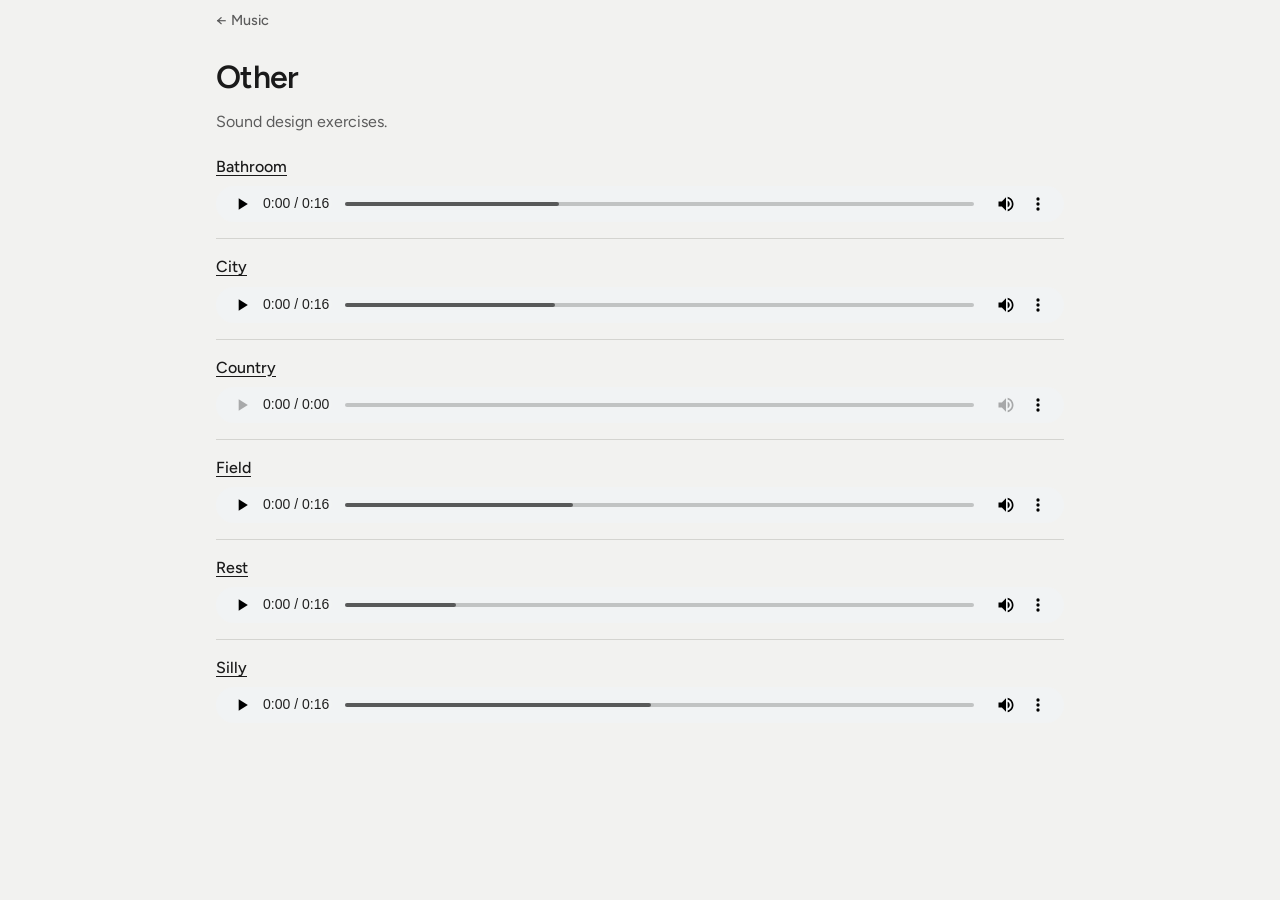
<file: other-music.html>
<!DOCTYPE html>
<html lang="en">
  <head>
    <meta charset="UTF-8" />
    <meta name="viewport" content="width=device-width, initial-scale=1.0" />
    <meta name="description" content="Other tracks — Jacqueline Babcock." />
    <title>Other Music — Jacqueline Babcock</title>
    <link rel="preconnect" href="https://fonts.googleapis.com" />
    <link rel="preconnect" href="https://fonts.gstatic.com" crossorigin />
    <link
      href="https://fonts.googleapis.com/css2?family=Figtree:wght@400;500;600&display=swap"
      rel="stylesheet"
    />
    <link rel="stylesheet" href="css/styles.css" />
  </head>
  <body>
    <a class="skip-link" href="#main">Skip to content</a>

    <main id="main" class="project-page">
      <p class="back-link"><a href="index.html#music">← Music</a></p>
      <h1>Other</h1>
      <p class="lede">Sound design exercises.</p>

      <ul class="track-list">
        <li class="track">
          <span class="track__title">Bathroom</span>
          <audio controls preload="metadata">
            <source src="Music/Other/Bathroom.wav" type="audio/wav" />
          </audio>
        </li>
        <li class="track">
          <span class="track__title">City</span>
          <audio controls preload="metadata">
            <source src="Music/Other/City.wav" type="audio/wav" />
          </audio>
        </li>
        <li class="track">
          <span class="track__title">Country</span>
          <audio controls preload="metadata" data-gain="1.72">
            <source src="Music/Other/Country.m4a" type="audio/mp4" />
          </audio>
        </li>
        <li class="track">
          <span class="track__title">Field</span>
          <audio controls preload="metadata">
            <source src="Music/Other/field.wav" type="audio/wav" />
          </audio>
        </li>
        <li class="track">
          <span class="track__title">Rest</span>
          <audio controls preload="metadata">
            <source src="Music/Other/Rest.wav" type="audio/wav" />
          </audio>
        </li>
        <li class="track">
          <span class="track__title">Silly</span>
          <audio controls preload="metadata">
            <source src="Music/Other/Silly.wav" type="audio/wav" />
          </audio>
        </li>
      </ul>
    </main>

    <script>
      document.querySelectorAll("audio[data-gain]").forEach((audio) => {
        const gainValue = Number(audio.dataset.gain) || 1;
        let connected = false;
        const connect = () => {
          if (connected) return;
          connected = true;
          const ctx = new (window.AudioContext || window.webkitAudioContext)();
          const source = ctx.createMediaElementSource(audio);
          const gain = ctx.createGain();
          gain.gain.value = gainValue;
          source.connect(gain);
          gain.connect(ctx.destination);
          if (ctx.state === "suspended") ctx.resume();
        };
        audio.addEventListener("play", connect, { once: true });
      });
    </script>
  </body>
</html>
</file>
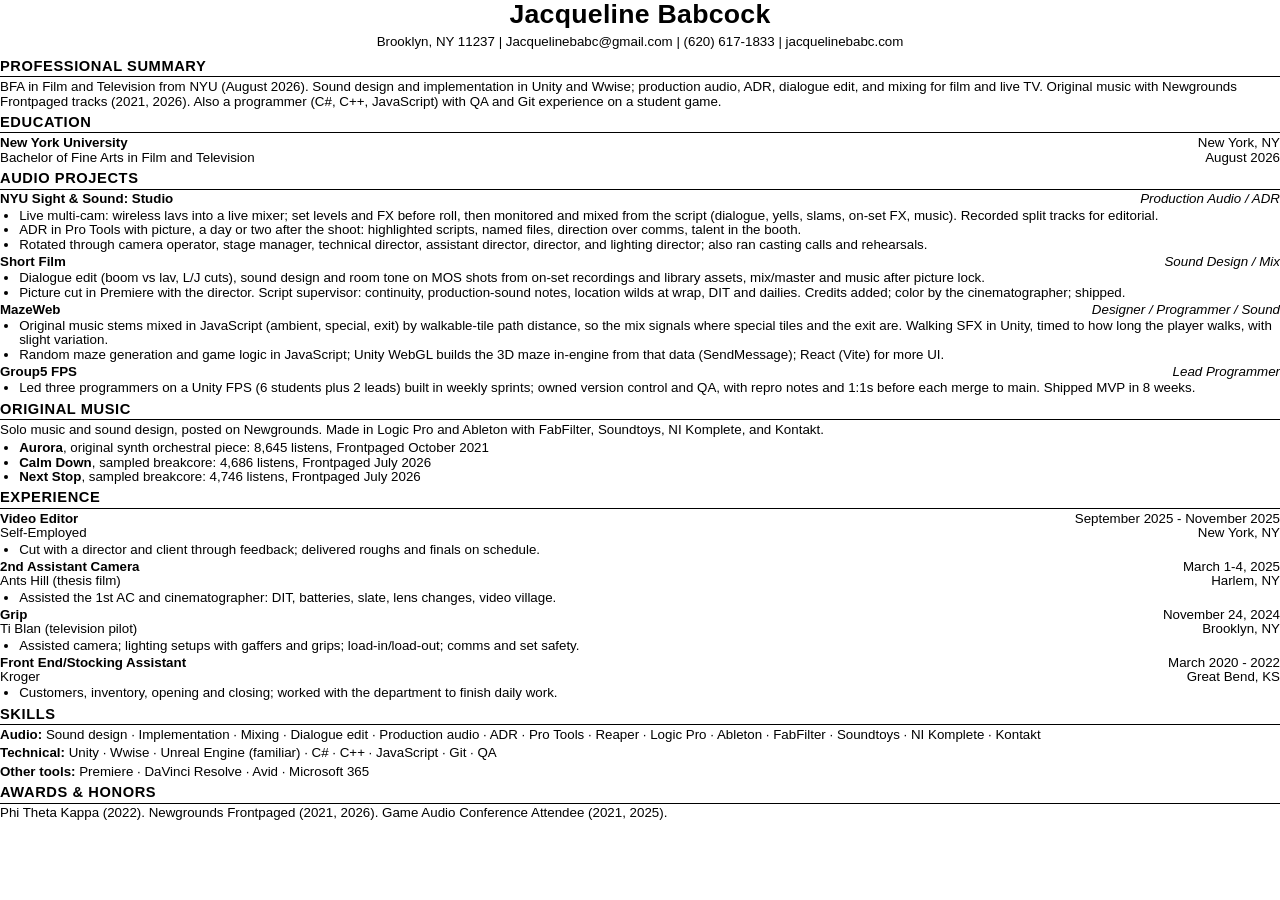
<file: assets/A_Resume.html>
<!DOCTYPE html>
<html lang="en">
  <head>
    <meta charset="UTF-8" />
    <title>Jacqueline Babcock, Resume</title>
    <style>
      @page {
        size: letter;
        margin: 0.35in 0.5in 0.3in;
      }
      * {
        box-sizing: border-box;
      }
      html,
      body {
        margin: 0;
        padding: 0;
        background: #fff;
        color: #000;
        font-family: Calibri, "Segoe UI", Arial, sans-serif;
        font-size: 10pt;
        line-height: 1.08;
      }
      h1 {
        margin: 0 0 0.06in;
        font-size: 20pt;
        font-weight: 700;
        text-align: center;
        letter-spacing: 0.01em;
      }
      .contact {
        margin: 0 0 0.1in;
        text-align: center;
        font-size: 10pt;
      }
      h2 {
        margin: 0.06in 0 0.03in;
        padding-bottom: 0.02in;
        font-size: 11pt;
        font-weight: 700;
        letter-spacing: 0.04em;
        text-transform: uppercase;
        border-bottom: 0.75pt solid #000;
      }
      p {
        margin: 0 0 0.04in;
      }
      .job {
        margin: 0 0 0.03in;
      }
      .job__row {
        display: flex;
        justify-content: space-between;
        gap: 0.25in;
        align-items: baseline;
      }
      .job__title,
      .job__org {
        font-weight: 700;
      }
      .job__dates,
      .job__loc {
        white-space: nowrap;
      }
      .job__role {
        font-style: italic;
        font-weight: 400;
      }
      ul {
        margin: 0.02in 0 0;
        padding-left: 0.2in;
      }
      li {
        margin: 0;
      }
    </style>
  </head>
  <body>
    <h1>Jacqueline Babcock</h1>
    <p class="contact">
      Brooklyn, NY 11237 | Jacquelinebabc@gmail.com | (620) 617-1833 |
      jacquelinebabc.com
    </p>

    <h2>Professional Summary</h2>
    <p>
      BFA in Film and Television from NYU (August 2026). Sound design and implementation in
      Unity and Wwise; production audio, ADR, dialogue edit, and mixing for film and live TV.
      Original music with Newgrounds Frontpaged tracks (2021, 2026). Also a programmer (C#,
      C++, JavaScript) with QA and Git experience on a student game.
    </p>

    <h2>Education</h2>
    <div class="job">
      <div class="job__row">
        <span class="job__org">New York University</span>
        <span class="job__loc">New York, NY</span>
      </div>
      <div class="job__row">
        <span>Bachelor of Fine Arts in Film and Television</span>
        <span class="job__dates">August 2026</span>
      </div>
    </div>

    <h2>Audio Projects</h2>
    <div class="job">
      <div class="job__row">
        <span class="job__title">NYU Sight &amp; Sound: Studio</span>
        <span class="job__role">Production Audio / ADR</span>
      </div>
      <ul>
        <li>
          Live multi-cam: wireless lavs into a live mixer; set levels and FX before roll, then
          monitored and mixed from the script (dialogue, yells, slams, on-set FX, music).
          Recorded split tracks for editorial.
        </li>
        <li>
          ADR in Pro Tools with picture, a day or two after the shoot: highlighted scripts,
          named files, direction over comms, talent in the booth.
        </li>
        <li>
          Rotated through camera operator, stage manager, technical director, assistant
          director, director, and lighting director; also ran casting calls and rehearsals.
        </li>
      </ul>
    </div>
    <div class="job">
      <div class="job__row">
        <span class="job__title">Short Film</span>
        <span class="job__role">Sound Design / Mix</span>
      </div>
      <ul>
        <li>
          Dialogue edit (boom vs lav, L/J cuts), sound design and room tone on MOS shots from
          on-set recordings and library assets, mix/master and music after picture lock.
        </li>
        <li>
          Picture cut in Premiere with the director. Script supervisor: continuity,
          production-sound notes, location wilds at wrap, DIT and dailies. Credits added; color
          by the cinematographer; shipped.
        </li>
      </ul>
    </div>
    <div class="job">
      <div class="job__row">
        <span class="job__title">MazeWeb</span>
        <span class="job__role">Designer / Programmer / Sound</span>
      </div>
      <ul>
        <li>
          Original music stems mixed in JavaScript (ambient, special, exit) by
          walkable-tile path distance, so the mix signals where special tiles and the exit are.
          Walking SFX in Unity, timed to how long the player walks, with slight variation.
        </li>
        <li>
          Random maze generation and game logic in JavaScript; Unity WebGL builds the 3D maze
          in-engine from that data (SendMessage); React (Vite) for more UI.
        </li>
      </ul>
    </div>
    <div class="job">
      <div class="job__row">
        <span class="job__title">Group5 FPS</span>
        <span class="job__role">Lead Programmer</span>
      </div>
      <ul>
        <li>
          Led three programmers on a Unity FPS (6 students plus 2 leads) built in weekly sprints; owned version
          control and QA, with repro notes and 1:1s before each merge to main. Shipped MVP in 8
          weeks.
        </li>
      </ul>
    </div>

    <h2>Original Music</h2>
    <div class="job">
      <p>
        Solo music and sound design, posted on Newgrounds. Made in Logic Pro and Ableton with
        FabFilter, Soundtoys, NI Komplete, and Kontakt.
      </p>
      <ul>
        <li>
          <strong>Aurora</strong>, original synth orchestral piece: 8,645 listens, Frontpaged
          October 2021
        </li>
        <li>
          <strong>Calm Down</strong>, sampled breakcore: 4,686 listens, Frontpaged July 2026
        </li>
        <li>
          <strong>Next Stop</strong>, sampled breakcore: 4,746 listens, Frontpaged July 2026
        </li>
      </ul>
    </div>

    <h2>Experience</h2>
    <div class="job">
      <div class="job__row">
        <span class="job__title">Video Editor</span>
        <span class="job__dates">September 2025 - November 2025</span>
      </div>
      <div class="job__row">
        <span>Self-Employed</span>
        <span class="job__loc">New York, NY</span>
      </div>
      <ul>
        <li>
          Cut with a director and client through feedback; delivered roughs and finals on
          schedule.
        </li>
      </ul>
    </div>
    <div class="job">
      <div class="job__row">
        <span class="job__title">2nd Assistant Camera</span>
        <span class="job__dates">March 1-4, 2025</span>
      </div>
      <div class="job__row">
        <span>Ants Hill (thesis film)</span>
        <span class="job__loc">Harlem, NY</span>
      </div>
      <ul>
        <li>
          Assisted the 1st AC and cinematographer: DIT, batteries, slate, lens changes,
          video village.
        </li>
      </ul>
    </div>
    <div class="job">
      <div class="job__row">
        <span class="job__title">Grip</span>
        <span class="job__dates">November 24, 2024</span>
      </div>
      <div class="job__row">
        <span>Ti Blan (television pilot)</span>
        <span class="job__loc">Brooklyn, NY</span>
      </div>
      <ul>
        <li>
          Assisted camera; lighting setups with gaffers and grips; load-in/load-out; comms
          and set safety.
        </li>
      </ul>
    </div>
    <div class="job">
      <div class="job__row">
        <span class="job__title">Front End/Stocking Assistant</span>
        <span class="job__dates">March 2020 - 2022</span>
      </div>
      <div class="job__row">
        <span>Kroger</span>
        <span class="job__loc">Great Bend, KS</span>
      </div>
      <ul>
        <li>
          Customers, inventory, opening and closing; worked with the department to finish
          daily work.
        </li>
      </ul>
    </div>

    <h2>Skills</h2>
    <p>
      <strong>Audio:</strong> Sound design · Implementation · Mixing · Dialogue edit · Production
      audio · ADR · Pro Tools · Reaper · Logic Pro · Ableton · FabFilter · Soundtoys · NI
      Komplete · Kontakt
    </p>
    <p>
      <strong>Technical:</strong> Unity · Wwise · Unreal Engine (familiar)
      · C# · C++ · JavaScript · Git · QA
    </p>
    <p>
      <strong>Other tools:</strong> Premiere · DaVinci Resolve · Avid · Microsoft 365
    </p>

    <h2>Awards &amp; Honors</h2>
    <p>
      Phi Theta Kappa (2022). Newgrounds Frontpaged (2021, 2026). Game Audio Conference
      Attendee (2021, 2025).
    </p>
  </body>
</html>
</file>
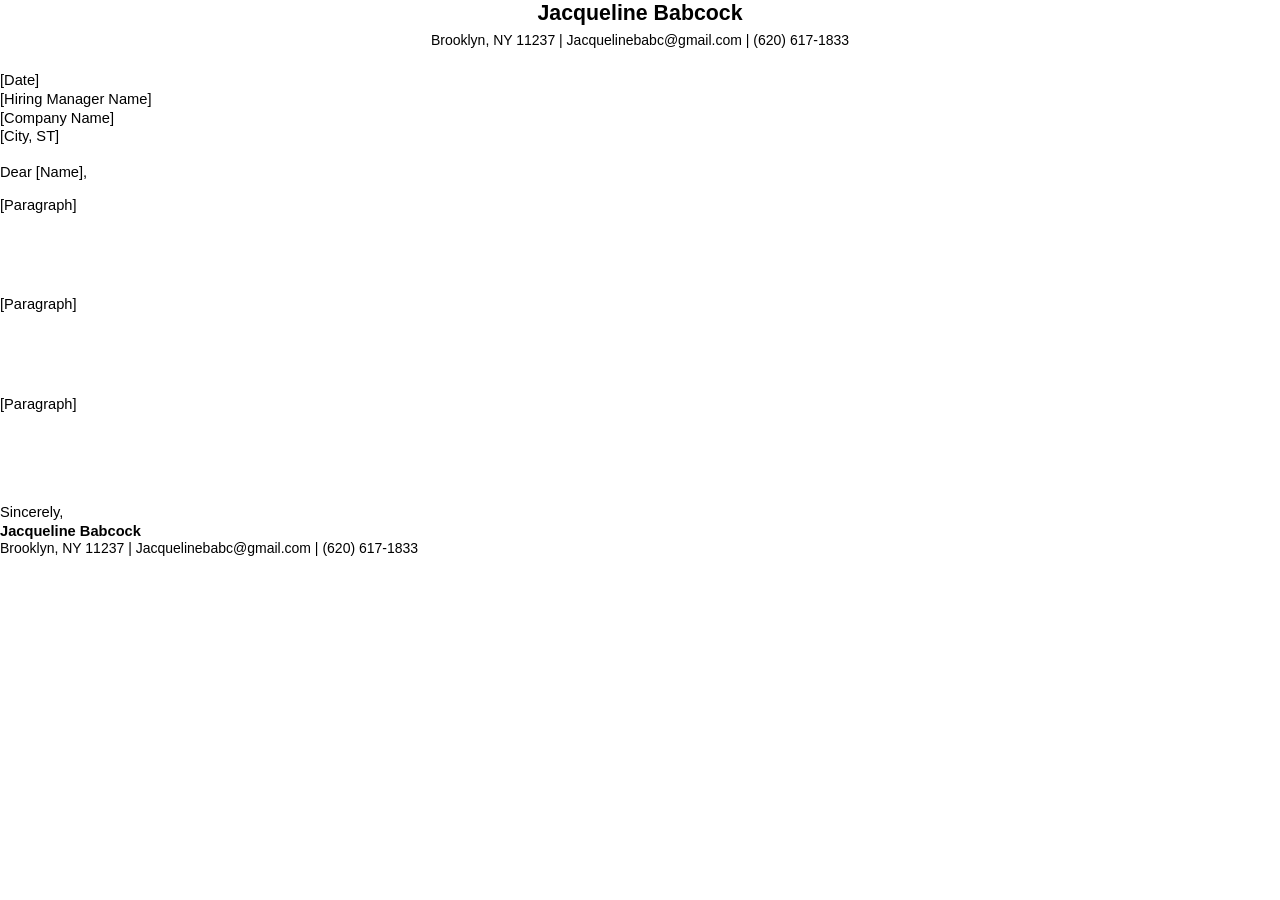
<file: assets/cover-letter-general.html>
<!DOCTYPE html>
<html lang="en">
  <head>
    <meta charset="UTF-8" />
    <title>Jacqueline Babcock — Cover Letter</title>
    <style>
      @page {
        size: letter;
        margin: 0.7in 0.85in 0.7in;
      }
      * {
        box-sizing: border-box;
      }
      html,
      body {
        margin: 0;
        padding: 0;
        background: #fff;
        color: #000;
        font-family: Calibri, "Segoe UI", Arial, sans-serif;
        font-size: 11pt;
        line-height: 1.28;
      }
      .header {
        margin: 0 0 0.22in;
        text-align: center;
      }
      h1 {
        margin: 0 0 0.05in;
        font-size: 16pt;
        font-weight: 700;
      }
      .contact {
        margin: 0;
        font-size: 10.5pt;
      }
      .meta {
        margin: 0 0 0.18in;
      }
      .meta p {
        margin: 0;
      }
      .letter p {
        margin: 0 0 0.14in;
      }
      .body-slot {
        min-height: 0.9in;
      }
      .close {
        margin: 0.22in 0 0;
      }
      .close p {
        margin: 0;
      }
      .sign-name {
        margin: 0.16in 0 0.04in;
        font-weight: 700;
      }
      .sign-contact {
        margin: 0;
        font-size: 10.5pt;
      }
    </style>
  </head>
  <body>
    <div class="header">
      <h1>Jacqueline Babcock</h1>
      <p class="contact">
        Brooklyn, NY 11237 | Jacquelinebabc@gmail.com | (620) 617-1833
      </p>
    </div>

    <div class="meta">
      <p>[Date]</p>
      <p>[Hiring Manager Name]</p>
      <p>[Company Name]</p>
      <p>[City, ST]</p>
    </div>

    <div class="letter">
      <p>Dear [Name],</p>
      <p class="body-slot">[Paragraph]</p>
      <p class="body-slot">[Paragraph]</p>
      <p class="body-slot">[Paragraph]</p>
    </div>

    <div class="close">
      <p>Sincerely,</p>
      <p class="sign-name">Jacqueline Babcock</p>
      <p class="sign-contact">
        Brooklyn, NY 11237 | Jacquelinebabc@gmail.com | (620) 617-1833
      </p>
    </div>
  </body>
</html>
</file>
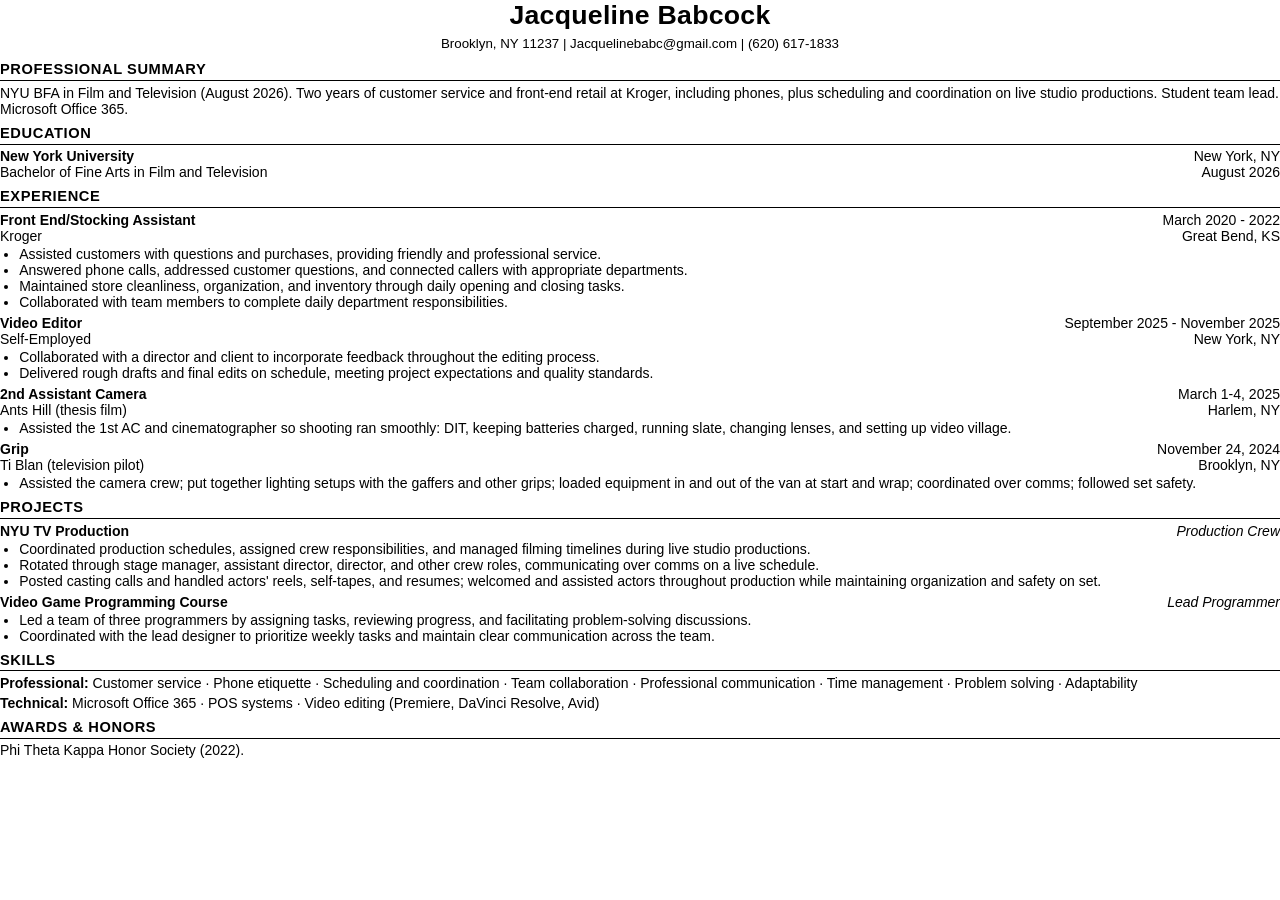
<file: assets/G_Resume.html>
<!DOCTYPE html>
<html lang="en">
  <head>
    <meta charset="UTF-8" />
    <title>Jacqueline Babcock, Resume</title>
    <style>
      @page {
        size: letter;
        margin: 0.5in 0.65in 0.45in;
      }
      * {
        box-sizing: border-box;
      }
      html,
      body {
        margin: 0;
        padding: 0;
        background: #fff;
        color: #000;
        font-family: Calibri, "Segoe UI", Arial, sans-serif;
        font-size: 10.5pt;
        line-height: 1.15;
      }
      h1 {
        margin: 0 0 0.06in;
        font-size: 20pt;
        font-weight: 700;
        text-align: center;
        letter-spacing: 0.01em;
      }
      .contact {
        margin: 0 0 0.1in;
        text-align: center;
        font-size: 10pt;
      }
      h2 {
        margin: 0.08in 0 0.04in;
        padding-bottom: 0.02in;
        font-size: 11pt;
        font-weight: 700;
        letter-spacing: 0.04em;
        text-transform: uppercase;
        border-bottom: 0.75pt solid #000;
      }
      p {
        margin: 0 0 0.04in;
      }
      .job {
        margin: 0 0 0.05in;
      }
      .job__row {
        display: flex;
        justify-content: space-between;
        gap: 0.25in;
        align-items: baseline;
      }
      .job__title,
      .job__org {
        font-weight: 700;
      }
      .job__dates,
      .job__loc {
        white-space: nowrap;
      }
      .job__role {
        font-style: italic;
        font-weight: 400;
      }
      ul {
        margin: 0.02in 0 0;
        padding-left: 0.2in;
      }
      li {
        margin: 0;
      }
    </style>
  </head>
  <body>
    <h1>Jacqueline Babcock</h1>
    <p class="contact">
      Brooklyn, NY 11237 | Jacquelinebabc@gmail.com | (620) 617-1833
    </p>

    <h2>Professional Summary</h2>
    <p>
      NYU BFA in Film and Television (August 2026). Two years of customer service and
      front-end retail at Kroger, including phones, plus scheduling and coordination on live
      studio productions. Student team lead. Microsoft Office 365.
    </p>

    <h2>Education</h2>
    <div class="job">
      <div class="job__row">
        <span class="job__org">New York University</span>
        <span class="job__loc">New York, NY</span>
      </div>
      <div class="job__row">
        <span>Bachelor of Fine Arts in Film and Television</span>
        <span class="job__dates">August 2026</span>
      </div>
    </div>

    <h2>Experience</h2>
    <div class="job">
      <div class="job__row">
        <span class="job__title">Front End/Stocking Assistant</span>
        <span class="job__dates">March 2020 - 2022</span>
      </div>
      <div class="job__row">
        <span>Kroger</span>
        <span class="job__loc">Great Bend, KS</span>
      </div>
      <ul>
        <li>
          Assisted customers with questions and purchases, providing friendly and professional
          service.
        </li>
        <li>
          Answered phone calls, addressed customer questions, and connected callers with
          appropriate departments.
        </li>
        <li>
          Maintained store cleanliness, organization, and inventory through daily opening and
          closing tasks.
        </li>
        <li>Collaborated with team members to complete daily department responsibilities.</li>
      </ul>
    </div>
    <div class="job">
      <div class="job__row">
        <span class="job__title">Video Editor</span>
        <span class="job__dates">September 2025 - November 2025</span>
      </div>
      <div class="job__row">
        <span>Self-Employed</span>
        <span class="job__loc">New York, NY</span>
      </div>
      <ul>
        <li>
          Collaborated with a director and client to incorporate feedback throughout the
          editing process.
        </li>
        <li>
          Delivered rough drafts and final edits on schedule, meeting project expectations and
          quality standards.
        </li>
      </ul>
    </div>
    <div class="job">
      <div class="job__row">
        <span class="job__title">2nd Assistant Camera</span>
        <span class="job__dates">March 1-4, 2025</span>
      </div>
      <div class="job__row">
        <span>Ants Hill (thesis film)</span>
        <span class="job__loc">Harlem, NY</span>
      </div>
      <ul>
        <li>
          Assisted the 1st AC and cinematographer so shooting ran smoothly: DIT, keeping
          batteries charged, running slate, changing lenses, and setting up video village.
        </li>
      </ul>
    </div>
    <div class="job">
      <div class="job__row">
        <span class="job__title">Grip</span>
        <span class="job__dates">November 24, 2024</span>
      </div>
      <div class="job__row">
        <span>Ti Blan (television pilot)</span>
        <span class="job__loc">Brooklyn, NY</span>
      </div>
      <ul>
        <li>
          Assisted the camera crew; put together lighting setups with the gaffers and other
          grips; loaded equipment in and out of the van at start and wrap; coordinated over
          comms; followed set safety.
        </li>
      </ul>
    </div>

    <h2>Projects</h2>
    <div class="job">
      <div class="job__row">
        <span class="job__title">NYU TV Production</span>
        <span class="job__role">Production Crew</span>
      </div>
      <ul>
        <li>
          Coordinated production schedules, assigned crew responsibilities, and managed filming
          timelines during live studio productions.
        </li>
        <li>
          Rotated through stage manager, assistant director, director, and other crew roles,
          communicating over comms on a live schedule.
        </li>
        <li>
          Posted casting calls and handled actors' reels, self-tapes, and resumes; welcomed and
          assisted actors throughout production while maintaining organization and safety on
          set.
        </li>
      </ul>
    </div>
    <div class="job">
      <div class="job__row">
        <span class="job__title">Video Game Programming Course</span>
        <span class="job__role">Lead Programmer</span>
      </div>
      <ul>
        <li>
          Led a team of three programmers by assigning tasks, reviewing progress, and
          facilitating problem-solving discussions.
        </li>
        <li>
          Coordinated with the lead designer to prioritize weekly tasks and maintain clear
          communication across the team.
        </li>
      </ul>
    </div>

    <h2>Skills</h2>
    <p>
      <strong>Professional:</strong> Customer service · Phone etiquette · Scheduling and
      coordination · Team collaboration · Professional communication · Time management ·
      Problem solving · Adaptability
    </p>
    <p>
      <strong>Technical:</strong> Microsoft Office 365 · POS systems · Video editing (Premiere,
      DaVinci Resolve, Avid)
    </p>

    <h2>Awards &amp; Honors</h2>
    <p>Phi Theta Kappa Honor Society (2022).</p>
  </body>
</html>
</file>
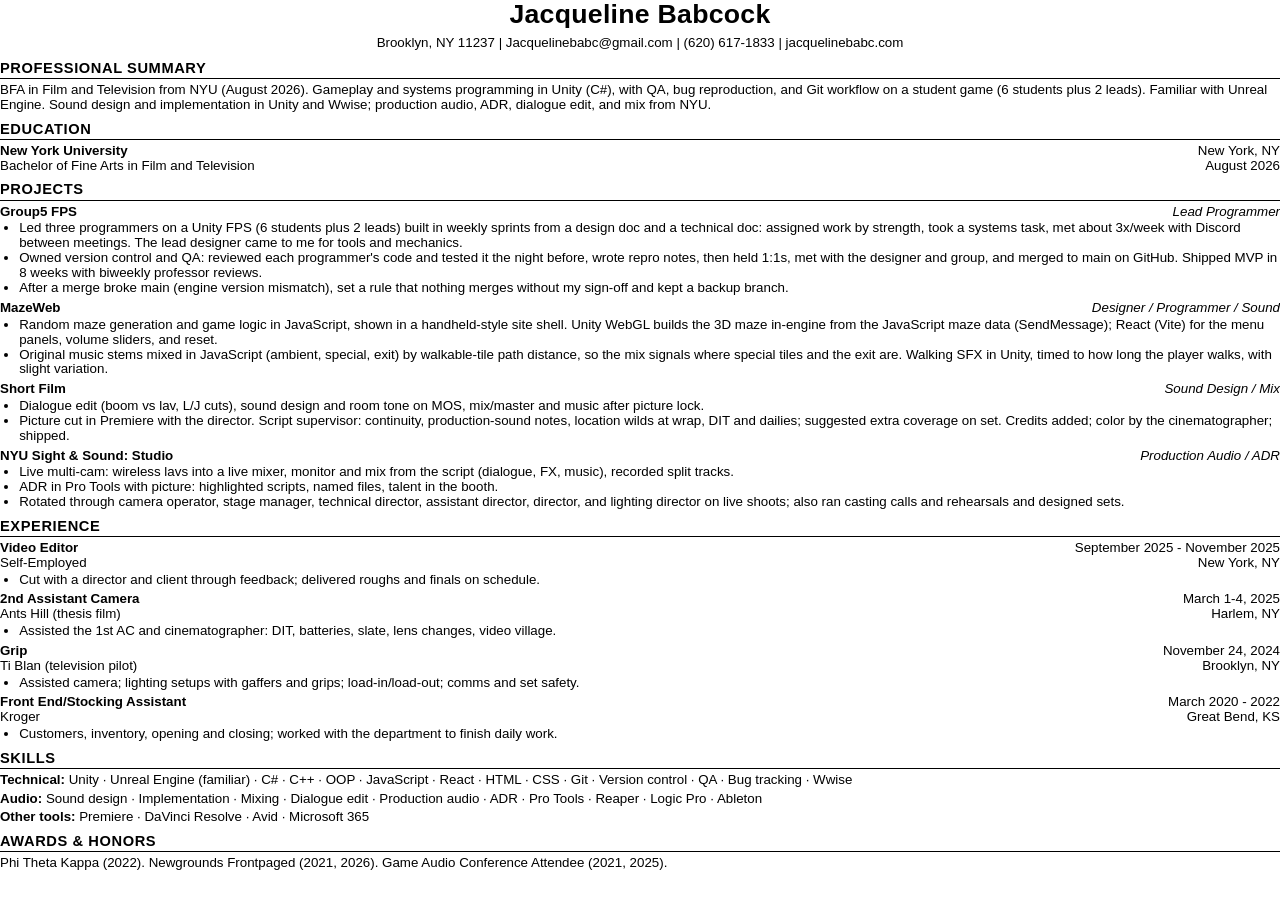
<file: assets/P_Resume.html>
<!DOCTYPE html>
<html lang="en">
  <head>
    <meta charset="UTF-8" />
    <title>Jacqueline Babcock, Resume</title>
    <style>
      @page {
        size: letter;
        margin: 0.4in 0.55in 0.35in;
      }
      * {
        box-sizing: border-box;
      }
      html,
      body {
        margin: 0;
        padding: 0;
        background: #fff;
        color: #000;
        font-family: Calibri, "Segoe UI", Arial, sans-serif;
        font-size: 10pt;
        line-height: 1.12;
      }
      h1 {
        margin: 0 0 0.06in;
        font-size: 20pt;
        font-weight: 700;
        text-align: center;
        letter-spacing: 0.01em;
      }
      .contact {
        margin: 0 0 0.1in;
        text-align: center;
        font-size: 10pt;
      }
      h2 {
        margin: 0.08in 0 0.04in;
        padding-bottom: 0.02in;
        font-size: 11pt;
        font-weight: 700;
        letter-spacing: 0.04em;
        text-transform: uppercase;
        border-bottom: 0.75pt solid #000;
      }
      p {
        margin: 0 0 0.04in;
      }
      .job {
        margin: 0 0 0.05in;
      }
      .job__row {
        display: flex;
        justify-content: space-between;
        gap: 0.25in;
        align-items: baseline;
      }
      .job__title,
      .job__org {
        font-weight: 700;
      }
      .job__dates,
      .job__loc {
        white-space: nowrap;
      }
      .job__role {
        font-style: italic;
        font-weight: 400;
      }
      ul {
        margin: 0.02in 0 0;
        padding-left: 0.2in;
      }
      li {
        margin: 0;
      }
    </style>
  </head>
  <body>
    <h1>Jacqueline Babcock</h1>
    <p class="contact">
      Brooklyn, NY 11237 | Jacquelinebabc@gmail.com | (620) 617-1833 |
      jacquelinebabc.com
    </p>

    <h2>Professional Summary</h2>
    <p>
      BFA in Film and Television from NYU (August 2026). Gameplay and systems programming in
      Unity (C#), with QA, bug reproduction, and Git workflow on a student game (6 students plus 2 leads).
      Familiar with Unreal Engine. Sound design and implementation in Unity and Wwise;
      production audio, ADR, dialogue edit, and mix from NYU.
    </p>

    <h2>Education</h2>
    <div class="job">
      <div class="job__row">
        <span class="job__org">New York University</span>
        <span class="job__loc">New York, NY</span>
      </div>
      <div class="job__row">
        <span>Bachelor of Fine Arts in Film and Television</span>
        <span class="job__dates">August 2026</span>
      </div>
    </div>

    <h2>Projects</h2>
    <div class="job">
      <div class="job__row">
        <span class="job__title">Group5 FPS</span>
        <span class="job__role">Lead Programmer</span>
      </div>
      <ul>
        <li>
          Led three programmers on a Unity FPS (6 students plus 2 leads) built in weekly sprints from a design
          doc and a technical doc: assigned work by strength, took a systems task, met about
          3x/week with Discord between meetings. The lead designer came to me for tools and
          mechanics.
        </li>
        <li>
          Owned version control and QA: reviewed each programmer's code and tested it the night
          before, wrote repro notes, then held 1:1s, met with the designer and group, and merged
          to main on GitHub. Shipped MVP in 8 weeks with biweekly professor reviews.
        </li>
        <li>
          After a merge broke main (engine version mismatch), set a rule that nothing merges
          without my sign-off and kept a backup branch.
        </li>
      </ul>
    </div>
    <div class="job">
      <div class="job__row">
        <span class="job__title">MazeWeb</span>
        <span class="job__role">Designer / Programmer / Sound</span>
      </div>
      <ul>
        <li>
          Random maze generation and game logic in JavaScript, shown in a handheld-style site
          shell. Unity WebGL builds the 3D maze in-engine from the JavaScript maze data
          (SendMessage); React (Vite) for the menu panels, volume sliders, and reset.
        </li>
        <li>
          Original music stems mixed in JavaScript (ambient, special, exit) by
          walkable-tile path distance, so the mix signals where special tiles and the exit are.
          Walking SFX in Unity, timed to how long the player walks, with slight variation.
        </li>
      </ul>
    </div>
    <div class="job">
      <div class="job__row">
        <span class="job__title">Short Film</span>
        <span class="job__role">Sound Design / Mix</span>
      </div>
      <ul>
        <li>
          Dialogue edit (boom vs lav, L/J cuts), sound design and room tone on MOS, mix/master
          and music after picture lock.
        </li>
        <li>
          Picture cut in Premiere with the director. Script supervisor: continuity,
          production-sound notes, location wilds at wrap, DIT and dailies; suggested extra
          coverage on set. Credits added; color by the cinematographer; shipped.
        </li>
      </ul>
    </div>
    <div class="job">
      <div class="job__row">
        <span class="job__title">NYU Sight &amp; Sound: Studio</span>
        <span class="job__role">Production Audio / ADR</span>
      </div>
      <ul>
        <li>
          Live multi-cam: wireless lavs into a live mixer, monitor and mix from the script
          (dialogue, FX, music), recorded split tracks.
        </li>
        <li>
          ADR in Pro Tools with picture: highlighted scripts, named files, talent in the booth.
        </li>
        <li>
          Rotated through camera operator, stage manager, technical director, assistant
          director, director, and lighting director on live shoots; also ran casting calls and
          rehearsals and designed sets.
        </li>
      </ul>
    </div>

    <h2>Experience</h2>
    <div class="job">
      <div class="job__row">
        <span class="job__title">Video Editor</span>
        <span class="job__dates">September 2025 - November 2025</span>
      </div>
      <div class="job__row">
        <span>Self-Employed</span>
        <span class="job__loc">New York, NY</span>
      </div>
      <ul>
        <li>
          Cut with a director and client through feedback; delivered roughs and finals on
          schedule.
        </li>
      </ul>
    </div>
    <div class="job">
      <div class="job__row">
        <span class="job__title">2nd Assistant Camera</span>
        <span class="job__dates">March 1-4, 2025</span>
      </div>
      <div class="job__row">
        <span>Ants Hill (thesis film)</span>
        <span class="job__loc">Harlem, NY</span>
      </div>
      <ul>
        <li>
          Assisted the 1st AC and cinematographer: DIT, batteries, slate, lens changes,
          video village.
        </li>
      </ul>
    </div>
    <div class="job">
      <div class="job__row">
        <span class="job__title">Grip</span>
        <span class="job__dates">November 24, 2024</span>
      </div>
      <div class="job__row">
        <span>Ti Blan (television pilot)</span>
        <span class="job__loc">Brooklyn, NY</span>
      </div>
      <ul>
        <li>
          Assisted camera; lighting setups with gaffers and grips; load-in/load-out; comms
          and set safety.
        </li>
      </ul>
    </div>
    <div class="job">
      <div class="job__row">
        <span class="job__title">Front End/Stocking Assistant</span>
        <span class="job__dates">March 2020 - 2022</span>
      </div>
      <div class="job__row">
        <span>Kroger</span>
        <span class="job__loc">Great Bend, KS</span>
      </div>
      <ul>
        <li>
          Customers, inventory, opening and closing; worked with the department to finish
          daily work.
        </li>
      </ul>
    </div>

    <h2>Skills</h2>
    <p>
      <strong>Technical:</strong> Unity · Unreal Engine (familiar) · C# · C++ · OOP ·
      JavaScript · React · HTML · CSS · Git · Version control · QA · Bug tracking · Wwise
    </p>
    <p>
      <strong>Audio:</strong> Sound design · Implementation · Mixing · Dialogue edit · Production
      audio · ADR · Pro Tools · Reaper · Logic Pro · Ableton
    </p>
    <p>
      <strong>Other tools:</strong> Premiere · DaVinci Resolve · Avid · Microsoft 365
    </p>

    <h2>Awards &amp; Honors</h2>
    <p>
      Phi Theta Kappa (2022). Newgrounds Frontpaged (2021, 2026). Game Audio Conference
      Attendee (2021, 2025).
    </p>
  </body>
</html>
</file>
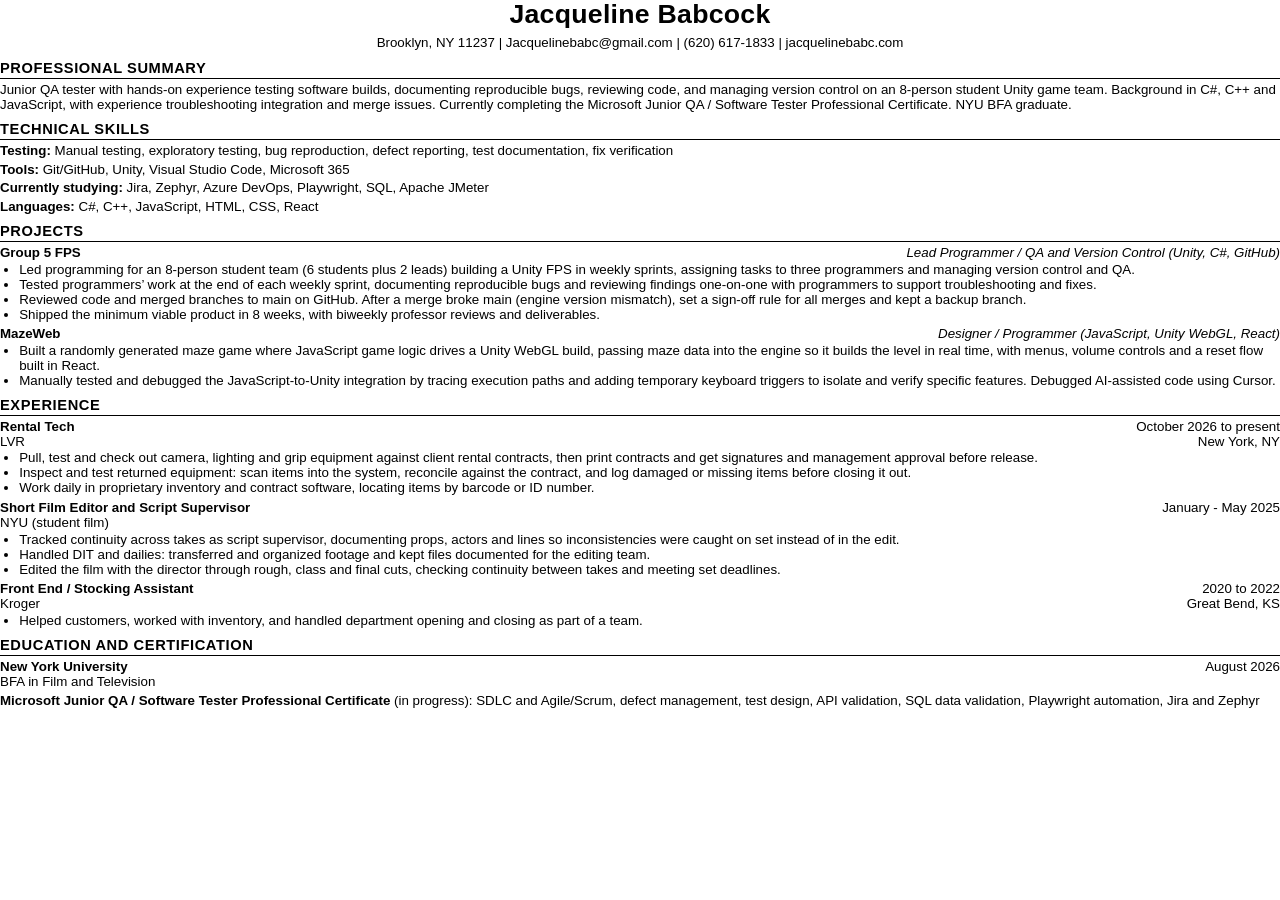
<file: assets/QA_resume.html>
<!DOCTYPE html>
<html lang="en">
  <head>
    <meta charset="UTF-8" />
    <title>Jacqueline Babcock, Resume</title>
    <style>
      @page {
        size: letter;
        margin: 0.4in 0.55in 0.35in;
      }
      * {
        box-sizing: border-box;
      }
      html,
      body {
        margin: 0;
        padding: 0;
        background: #fff;
        color: #000;
        font-family: Calibri, "Segoe UI", Arial, sans-serif;
        font-size: 10pt;
        line-height: 1.12;
      }
      h1 {
        margin: 0 0 0.06in;
        font-size: 20pt;
        font-weight: 700;
        text-align: center;
        letter-spacing: 0.01em;
      }
      .contact {
        margin: 0 0 0.1in;
        text-align: center;
        font-size: 10pt;
      }
      h2 {
        margin: 0.08in 0 0.04in;
        padding-bottom: 0.02in;
        font-size: 11pt;
        font-weight: 700;
        letter-spacing: 0.04em;
        text-transform: uppercase;
        border-bottom: 0.75pt solid #000;
      }
      p {
        margin: 0 0 0.04in;
      }
      .job {
        margin: 0 0 0.05in;
      }
      .job__row {
        display: flex;
        justify-content: space-between;
        gap: 0.25in;
        align-items: baseline;
      }
      .job__title,
      .job__org {
        font-weight: 700;
      }
      .job__dates,
      .job__loc {
        white-space: nowrap;
      }
      .job__role {
        font-style: italic;
        font-weight: 400;
      }
      ul {
        margin: 0.02in 0 0;
        padding-left: 0.2in;
      }
      li {
        margin: 0;
      }
    </style>
  </head>
  <body>
    <h1>Jacqueline Babcock</h1>
    <p class="contact">
      Brooklyn, NY 11237 | Jacquelinebabc@gmail.com | (620) 617-1833 |
      jacquelinebabc.com
    </p>

    <h2>Professional Summary</h2>
    <p>
      Junior QA tester with hands-on experience testing software builds, documenting
      reproducible bugs, reviewing code, and managing version control on an 8-person student
      Unity game team. Background in C#, C++ and JavaScript, with experience troubleshooting
      integration and merge issues. Currently completing the Microsoft Junior QA / Software
      Tester Professional Certificate. NYU BFA graduate.
    </p>

    <h2>Technical Skills</h2>
    <p>
      <strong>Testing:</strong> Manual testing, exploratory testing, bug reproduction, defect
      reporting, test documentation, fix verification
    </p>
    <p>
      <strong>Tools:</strong> Git/GitHub, Unity, Visual Studio Code, Microsoft 365
    </p>
    <p>
      <strong>Currently studying:</strong> Jira, Zephyr, Azure DevOps, Playwright, SQL, Apache
      JMeter
    </p>
    <p>
      <strong>Languages:</strong> C#, C++, JavaScript, HTML, CSS, React
    </p>

    <h2>Projects</h2>
    <div class="job">
      <div class="job__row">
        <span class="job__title">Group 5 FPS</span>
        <span class="job__role">Lead Programmer / QA and Version Control (Unity, C#, GitHub)</span>
      </div>
      <ul>
        <li>
          Led programming for an 8-person student team (6 students plus 2 leads) building a
          Unity FPS in weekly sprints, assigning tasks to three programmers and managing
          version control and QA.
        </li>
        <li>
          Tested programmers’ work at the end of each weekly sprint, documenting reproducible
          bugs and reviewing findings one-on-one with programmers to support troubleshooting
          and fixes.
        </li>
        <li>
          Reviewed code and merged branches to main on GitHub. After a merge broke main (engine
          version mismatch), set a sign-off rule for all merges and kept a backup branch.
        </li>
        <li>
          Shipped the minimum viable product in 8 weeks, with biweekly professor reviews and
          deliverables.
        </li>
      </ul>
    </div>
    <div class="job">
      <div class="job__row">
        <span class="job__title">MazeWeb</span>
        <span class="job__role">Designer / Programmer (JavaScript, Unity WebGL, React)</span>
      </div>
      <ul>
        <li>
          Built a randomly generated maze game where JavaScript game logic drives a Unity WebGL
          build, passing maze data into the engine so it builds the level in real time, with
          menus, volume controls and a reset flow built in React.
        </li>
        <li>
          Manually tested and debugged the JavaScript-to-Unity integration by tracing execution
          paths and adding temporary keyboard triggers to isolate and verify specific features.
          Debugged AI-assisted code using Cursor.
        </li>
      </ul>
    </div>

    <h2>Experience</h2>
    <div class="job">
      <div class="job__row">
        <span class="job__title">Rental Tech</span>
        <span class="job__dates">October 2026 to present</span>
      </div>
      <div class="job__row">
        <span>LVR</span>
        <span class="job__loc">New York, NY</span>
      </div>
      <ul>
        <li>
          Pull, test and check out camera, lighting and grip equipment against client rental
          contracts, then print contracts and get signatures and management approval before
          release.
        </li>
        <li>
          Inspect and test returned equipment: scan items into the system, reconcile against
          the contract, and log damaged or missing items before closing it out.
        </li>
        <li>
          Work daily in proprietary inventory and contract software, locating items by barcode
          or ID number.
        </li>
      </ul>
    </div>
    <div class="job">
      <div class="job__row">
        <span class="job__title">Short Film Editor and Script Supervisor</span>
        <span class="job__dates">January - May 2025</span>
      </div>
      <div class="job__row">
        <span>NYU (student film)</span>
      </div>
      <ul>
        <li>
          Tracked continuity across takes as script supervisor, documenting props, actors and
          lines so inconsistencies were caught on set instead of in the edit.
        </li>
        <li>
          Handled DIT and dailies: transferred and organized footage and kept files documented
          for the editing team.
        </li>
        <li>
          Edited the film with the director through rough, class and final cuts, checking
          continuity between takes and meeting set deadlines.
        </li>
      </ul>
    </div>
    <div class="job">
      <div class="job__row">
        <span class="job__title">Front End / Stocking Assistant</span>
        <span class="job__dates">2020 to 2022</span>
      </div>
      <div class="job__row">
        <span>Kroger</span>
        <span class="job__loc">Great Bend, KS</span>
      </div>
      <ul>
        <li>
          Helped customers, worked with inventory, and handled department opening and closing
          as part of a team.
        </li>
      </ul>
    </div>

    <h2>Education and Certification</h2>
    <div class="job">
      <div class="job__row">
        <span class="job__org">New York University</span>
        <span class="job__dates">August 2026</span>
      </div>
      <div class="job__row">
        <span>BFA in Film and Television</span>
      </div>
    </div>
    <p>
      <strong>Microsoft Junior QA / Software Tester Professional Certificate</strong> (in
      progress): SDLC and Agile/Scrum, defect management, test design, API validation, SQL data
      validation, Playwright automation, Jira and Zephyr
    </p>
  </body>
</html>
</file>
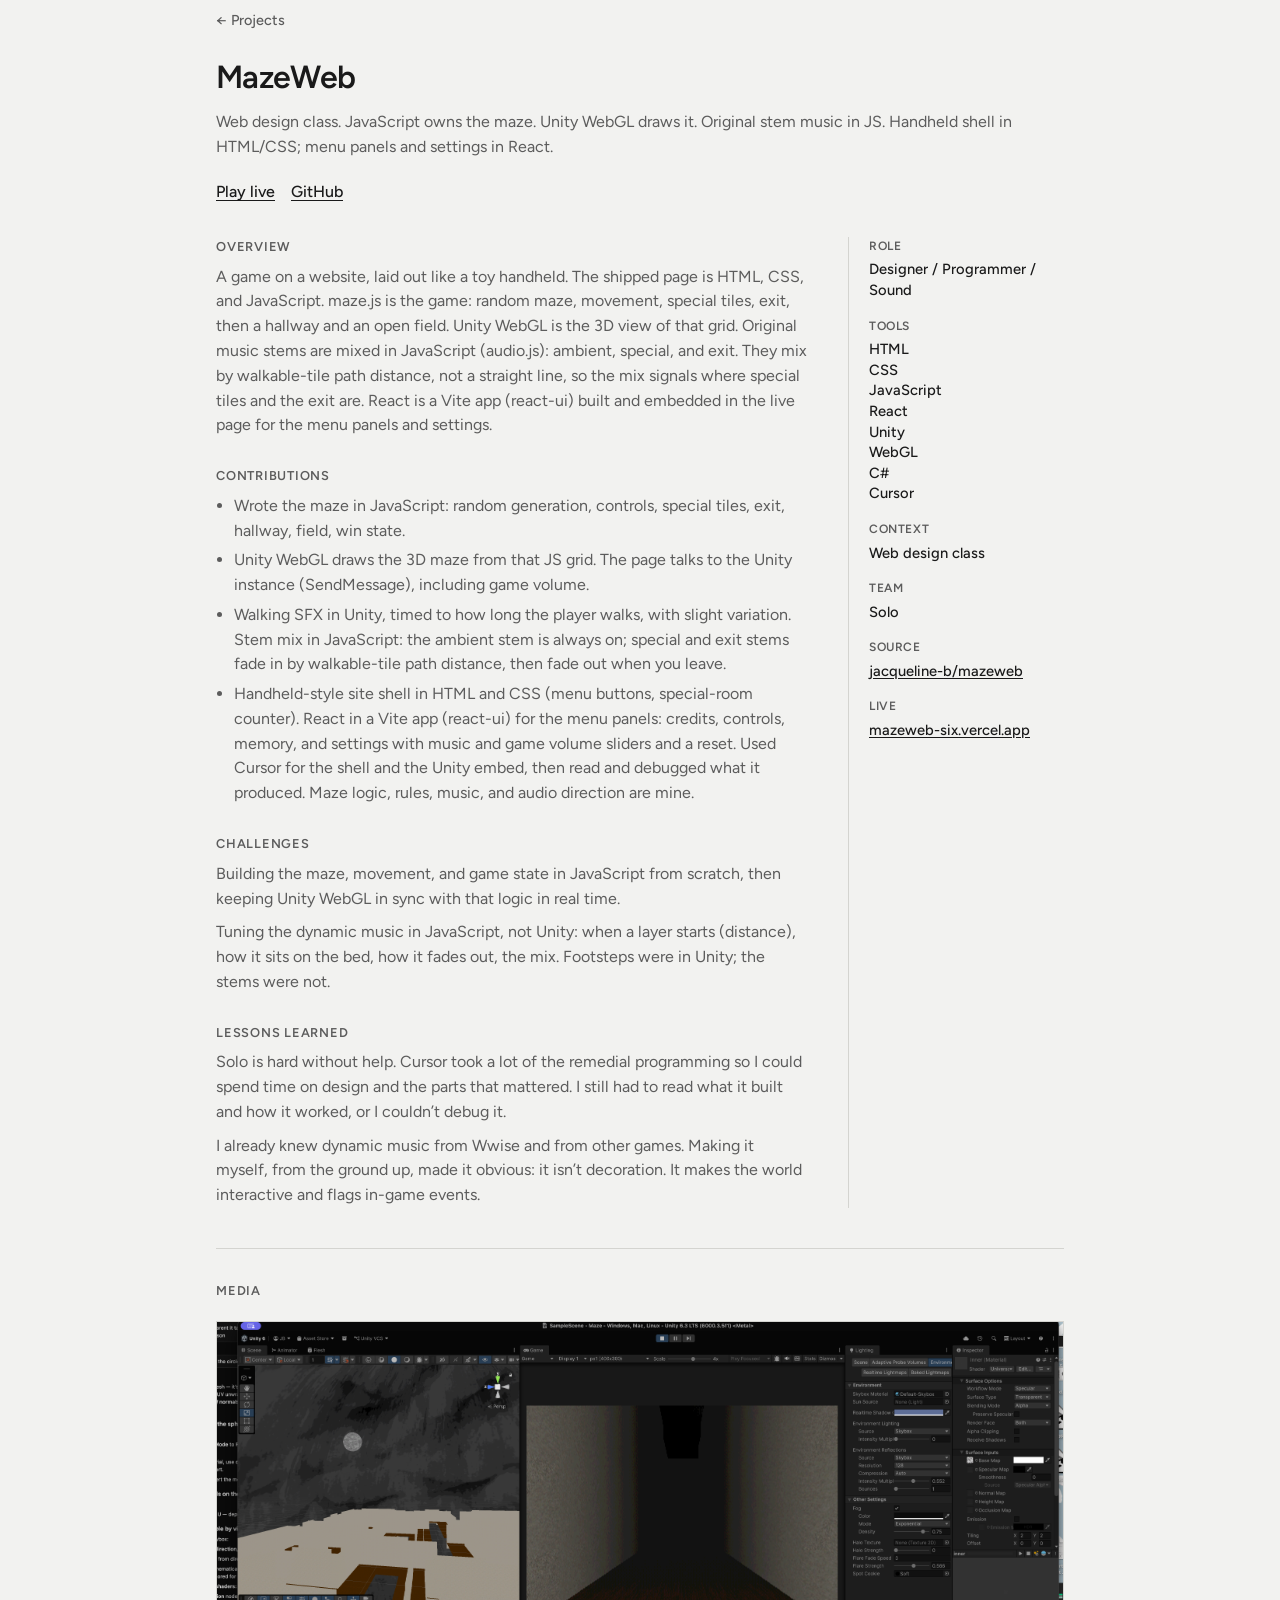
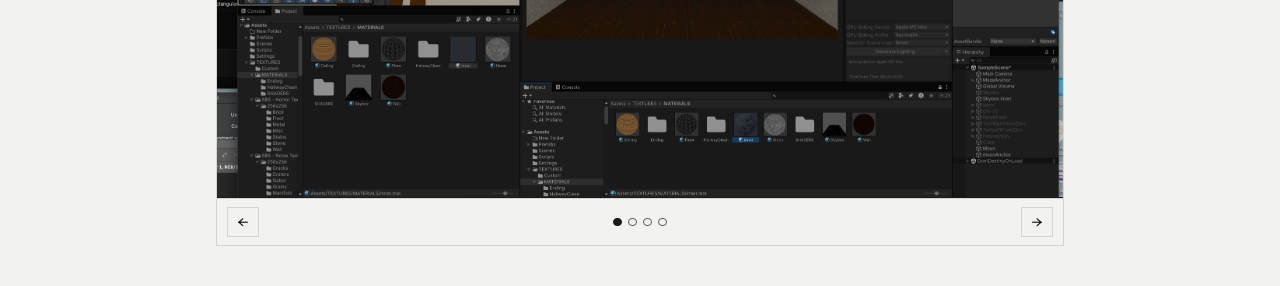
<file: projects/mazeweb.html>
<!DOCTYPE html>
<html lang="en">
  <head>
    <meta charset="UTF-8" />
    <meta name="viewport" content="width=device-width, initial-scale=1.0" />
    <meta name="description" content="MazeWeb — Unity WebGL maze by Jacqueline Babcock." />
    <title>MazeWeb — Jacqueline Babcock</title>
    <link rel="preconnect" href="https://fonts.googleapis.com" />
    <link rel="preconnect" href="https://fonts.gstatic.com" crossorigin />
    <link
      href="https://fonts.googleapis.com/css2?family=Figtree:wght@400;500;600&display=swap"
      rel="stylesheet"
    />
    <link rel="stylesheet" href="../css/styles.css" />
  </head>
  <body>
    <a class="skip-link" href="#main">Skip to content</a>

    <main id="main" class="project-page">
      <p class="back-link"><a href="../index.html#projects">← Projects</a></p>
      <h1>MazeWeb</h1>
      <p class="lede">
        Web design class. JavaScript owns the maze. Unity WebGL draws it. Original stem music
        in JS. Handheld shell in HTML/CSS; menu panels and settings in React.
      </p>
      <p class="project-actions">
        <a href="https://mazeweb-six.vercel.app" target="_blank" rel="noopener">Play live</a>
        <a href="https://github.com/jacqueline-b/mazeweb" target="_blank" rel="noopener">GitHub</a>
      </p>

      <div class="project-layout">
        <article>
          <section class="project-block">
            <h2>Overview</h2>
            <p>
              A game on a website, laid out like a toy handheld. The shipped page is HTML, CSS,
              and JavaScript. maze.js is the game: random maze, movement, special tiles, exit,
              then a hallway and an open field. Unity WebGL is the 3D view of that grid.
              Original music stems are mixed in JavaScript (audio.js): ambient, special, and
              exit. They mix by walkable-tile path distance, not a straight line, so the mix
              signals where special tiles and the exit are. React is a Vite app (react-ui)
              built and embedded in the live page for the menu panels and settings.
            </p>
          </section>

          <section class="project-block">
            <h2>Contributions</h2>
            <ul>
              <li>
                Wrote the maze in JavaScript: random generation, controls, special tiles, exit,
                hallway, field, win state.
              </li>
              <li>
                Unity WebGL draws the 3D maze from that JS grid. The page talks to the Unity
                instance (SendMessage), including game volume.
              </li>
              <li>
                Walking SFX in Unity, timed to how long the player walks, with slight
                variation. Stem mix in JavaScript: the ambient stem is always on; special and
                exit stems fade in by walkable-tile path distance, then fade out when you leave.
              </li>
              <li>
                Handheld-style site shell in HTML and CSS (menu buttons, special-room counter).
                React in a Vite app (react-ui) for the menu panels: credits, controls,
                memory, and settings with music and game volume sliders and a reset. Used Cursor
                for the shell and the Unity embed, then read and debugged what it produced.
                Maze logic, rules, music, and audio direction are mine.
              </li>
            </ul>
          </section>

          <section class="project-block">
            <h2>Challenges</h2>
            <p>
              Building the maze, movement, and game state in JavaScript from scratch, then
              keeping Unity WebGL in sync with that logic in real time.
            </p>
            <p>
              Tuning the dynamic music in JavaScript, not Unity: when a layer starts (distance),
              how it sits on the bed, how it fades out, the mix. Footsteps were in Unity; the
              stems were not.
            </p>
          </section>

          <section class="project-block">
            <h2>Lessons Learned</h2>
            <p>
              Solo is hard without help. Cursor took a lot of the remedial programming so I could
              spend time on design and the parts that mattered. I still had to read what it built
              and how it worked, or I couldn’t debug it.
            </p>
            <p>
              I already knew dynamic music from Wwise and from other games. Making it myself,
              from the ground up, made it obvious: it isn’t decoration. It makes the world
              interactive and flags in-game events.
            </p>
          </section>
        </article>

        <aside class="tech-box" aria-label="Project summary">
          <div class="tech-box__group">
            <p class="tech-box__label">Role</p>
            <p class="tech-box__value">Designer / Programmer / Sound</p>
          </div>
          <div class="tech-box__group">
            <p class="tech-box__label">Tools</p>
            <ul class="tech-box__list">
              <li>HTML</li>
              <li>CSS</li>
              <li>JavaScript</li>
              <li>React</li>
              <li>Unity</li>
              <li>WebGL</li>
              <li>C#</li>
              <li>Cursor</li>
            </ul>
          </div>
          <div class="tech-box__group">
            <p class="tech-box__label">Context</p>
            <p class="tech-box__value">Web design class</p>
          </div>
          <div class="tech-box__group">
            <p class="tech-box__label">Team</p>
            <p class="tech-box__value">Solo</p>
          </div>
          <div class="tech-box__group">
            <p class="tech-box__label">Source</p>
            <p class="tech-box__value">
              <a href="https://github.com/jacqueline-b/mazeweb" target="_blank" rel="noopener"
                >jacqueline-b/mazeweb</a
              >
            </p>
          </div>
          <div class="tech-box__group">
            <p class="tech-box__label">Live</p>
            <p class="tech-box__value">
              <a href="https://mazeweb-six.vercel.app" target="_blank" rel="noopener"
                >mazeweb-six.vercel.app</a
              >
            </p>
          </div>
        </aside>
      </div>

      <section class="project-media">
        <h2>Media</h2>
        <div
          class="slideshow"
          data-slideshow
          aria-roledescription="carousel"
          aria-label="MazeWeb screenshots"
        >
          <div class="slideshow__viewport">
            <figure class="slideshow__slide is-active">
              <img
                src="../Screenshots/Mazeweb/mazeweb-2.png"
                alt="MazeWeb screenshot 1"
                width="1280"
                height="720"
              />
            </figure>
            <figure class="slideshow__slide">
              <img
                src="../Screenshots/Mazeweb/mazeweb-1.png"
                alt="MazeWeb screenshot 2"
                width="1280"
                height="720"
              />
            </figure>
            <figure class="slideshow__slide">
              <img
                src="../Screenshots/Mazeweb/mazeweb-3.png"
                alt="MazeWeb screenshot 3"
                width="1280"
                height="720"
              />
            </figure>
            <figure class="slideshow__slide">
              <img
                src="../Screenshots/Mazeweb/mazeweb-4.png"
                alt="MazeWeb screenshot 4"
                width="1280"
                height="720"
              />
            </figure>
          </div>
          <div class="slideshow__controls">
            <button type="button" class="slideshow__btn" data-slideshow-prev aria-label="Previous screenshot">
              ←
            </button>
            <div class="slideshow__dots" data-slideshow-dots>
              <button type="button" class="is-active" aria-label="Show screenshot 1"></button>
              <button type="button" aria-label="Show screenshot 2"></button>
              <button type="button" aria-label="Show screenshot 3"></button>
              <button type="button" aria-label="Show screenshot 4"></button>
            </div>
            <button type="button" class="slideshow__btn" data-slideshow-next aria-label="Next screenshot">
              →
            </button>
          </div>
        </div>

        <div class="lightbox" data-lightbox hidden>
          <button type="button" class="lightbox__close" data-lightbox-close aria-label="Close enlarged image">
            ×
          </button>
          <img data-lightbox-img alt="" />
        </div>
      </section>
    </main>
    <script src="../js/main.js"></script>
  </body>
</html>
</file>
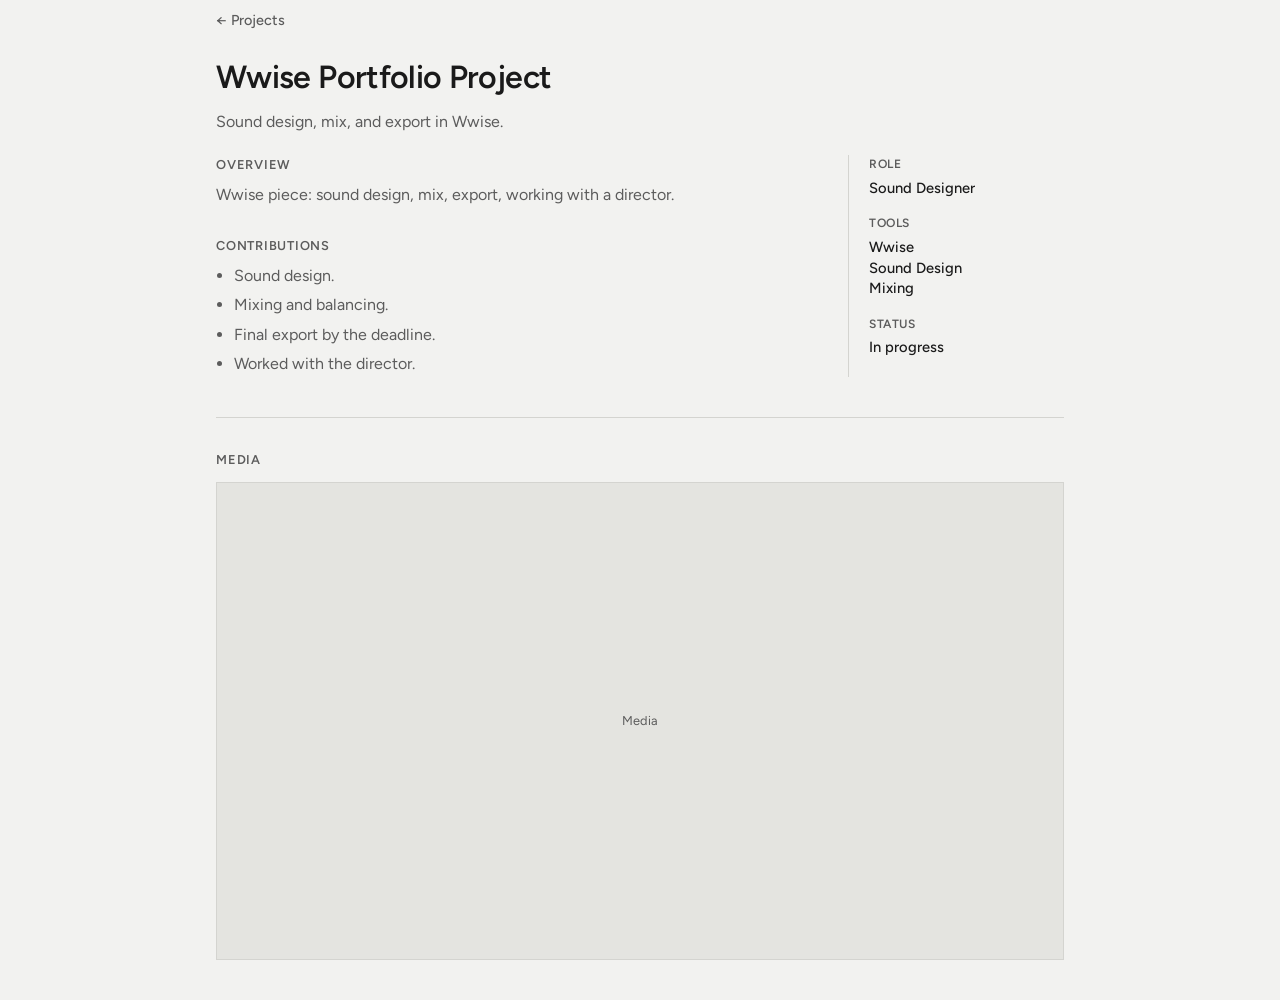
<file: projects/wwise-portfolio.html>
<!DOCTYPE html>
<html lang="en">
  <head>
    <meta charset="UTF-8" />
    <meta name="viewport" content="width=device-width, initial-scale=1.0" />
    <meta name="description" content="Wwise Portfolio Project — Jacqueline Babcock." />
    <title>Wwise Portfolio Project — Jacqueline Babcock</title>
    <link rel="preconnect" href="https://fonts.googleapis.com" />
    <link rel="preconnect" href="https://fonts.gstatic.com" crossorigin />
    <link
      href="https://fonts.googleapis.com/css2?family=Figtree:wght@400;500;600&display=swap"
      rel="stylesheet"
    />
    <link rel="stylesheet" href="../css/styles.css" />
  </head>
  <body>
    <a class="skip-link" href="#main">Skip to content</a>

    <main id="main" class="project-page">
      <p class="back-link"><a href="../index.html#projects">← Projects</a></p>
      <h1>Wwise Portfolio Project</h1>
      <p class="lede">Sound design, mix, and export in Wwise.</p>

      <div class="project-layout">
        <article>
          <section class="project-block">
            <h2>Overview</h2>
            <p>
              Wwise piece: sound design, mix, export, working with a director.
            </p>
          </section>

          <section class="project-block">
            <h2>Contributions</h2>
            <ul>
              <li>Sound design.</li>
              <li>Mixing and balancing.</li>
              <li>Final export by the deadline.</li>
              <li>Worked with the director.</li>
            </ul>
          </section>
        </article>

        <aside class="tech-box" aria-label="Project summary">
          <div class="tech-box__group">
            <p class="tech-box__label">Role</p>
            <p class="tech-box__value">Sound Designer</p>
          </div>
          <div class="tech-box__group">
            <p class="tech-box__label">Tools</p>
            <ul class="tech-box__list">
              <li>Wwise</li>
              <li>Sound Design</li>
              <li>Mixing</li>
            </ul>
          </div>
          <div class="tech-box__group">
            <p class="tech-box__label">Status</p>
            <p class="tech-box__value">In progress</p>
          </div>
        </aside>
      </div>

      <section class="project-media">
        <h2>Media</h2>
        <div class="media-grid">
          <figure class="media-item">
            <div class="media-placeholder">Media</div>
          </figure>
        </div>
      </section>
    </main>
  </body>
</html>
</file>
<file: css/styles.css>
:root {
  --bg: #f2f2f0;
  --ink: #1a1a1a;
  --muted: #5c5c5c;
  --line: #d4d4d0;
  --accent: #1a1a1a;
  --font: "Figtree", "Segoe UI", sans-serif;
  --space: clamp(1.25rem, 4vw, 2.5rem);
  --max: 40rem;
}

*,
*::before,
*::after {
  box-sizing: border-box;
}

html {
  scroll-behavior: smooth;
}

body {
  margin: 0;
  min-height: 100vh;
  font-family: var(--font);
  font-size: 1rem;
  line-height: 1.55;
  color: var(--ink);
  background: var(--bg);
  -webkit-font-smoothing: antialiased;
}

a {
  color: inherit;
}

.skip-link {
  position: absolute;
  left: 1rem;
  top: -100%;
  z-index: 100;
  padding: 0.5rem 0.75rem;
  background: var(--ink);
  color: #fff;
  text-decoration: none;
}

.skip-link:focus {
  top: 1rem;
}

main {
  max-width: var(--max);
  margin: 0 auto;
  padding: var(--space);
}

main.project-page {
  max-width: 58rem;
}

.hero {
  padding: 3rem 0 2.5rem;
  border-bottom: 1px solid var(--line);
}

.hero h1 {
  margin: 0 0 0.35rem;
  font-size: clamp(1.75rem, 5vw, 2.25rem);
  font-weight: 600;
  letter-spacing: -0.02em;
  line-height: 1.15;
}

.hero__role {
  margin: 0 0 1.25rem;
  font-size: 1.05rem;
  font-weight: 500;
}

.hero__links {
  display: flex;
  flex-wrap: wrap;
  gap: 1rem;
  margin: 0;
}

.hero__links a,
.contact-links a,
.track__title {
  font-weight: 500;
  text-decoration: underline;
  text-underline-offset: 0.18em;
}

.section {
  padding: 2.25rem 0;
  border-bottom: 1px solid var(--line);
}

.section:last-child {
  border-bottom: none;
}

.section h2 {
  margin: 0 0 1rem;
  font-size: 0.8rem;
  font-weight: 600;
  letter-spacing: 0.06em;
  text-transform: uppercase;
  color: var(--muted);
}

.section-heading {
  margin: 0 0 0.85rem;
}

.section-heading h2 {
  margin: 0;
}

.section-kicker {
  margin: 0.35rem 0 0;
  font-size: 0.92rem;
  font-weight: 400;
  letter-spacing: 0;
  text-transform: none;
  color: var(--muted);
  max-width: 36rem;
}

.section-kicker a {
  font-weight: 500;
  text-decoration: underline;
  text-underline-offset: 0.15em;
}

.music-tools {
  margin: 0 0 1.15rem;
  font-size: 0.85rem;
  color: var(--muted);
}

.about-tabs {
  display: flex;
  flex-wrap: wrap;
  gap: 1.1rem;
  margin: 0 0 1rem;
}

.about-tabs__tab {
  margin: 0;
  padding: 0;
  font: inherit;
  font-size: 0.8rem;
  font-weight: 600;
  letter-spacing: 0.06em;
  text-transform: uppercase;
  color: var(--muted);
  background: none;
  border: 0;
  cursor: pointer;
}

.about-tabs__tab[aria-selected="true"] {
  color: var(--ink);
  text-decoration: underline;
  text-underline-offset: 0.22em;
}

.about-tabs__tab:hover,
.about-tabs__tab:focus-visible {
  color: var(--ink);
}

.about-panel p {
  margin: 0;
  color: var(--muted);
  max-width: 36rem;
}

.about-panel p + p {
  margin-top: 0.7rem;
}

.about-education {
  margin-top: 0.75rem !important;
  font-size: 0.95rem;
}

.project-list {
  margin: 0;
  padding: 0;
  list-style: none;
}

.project-list li + li {
  border-top: 1px solid var(--line);
}

.project-list a {
  display: grid;
  gap: 0.2rem;
  padding: 1rem 0;
  text-decoration: none;
}

.project-list a:hover .project-list__title,
.project-list a:focus-visible .project-list__title {
  text-decoration: underline;
  text-underline-offset: 0.15em;
}

.project-list__title {
  font-weight: 600;
  font-size: 1.05rem;
}

.project-list__desc {
  color: var(--muted);
  font-size: 0.95rem;
}

.project-list__tech {
  color: var(--muted);
  font-size: 0.85rem;
}

.track-list {
  margin: 0;
  padding: 0;
  list-style: none;
}

.track + .track {
  margin-top: 1rem;
  padding-top: 1rem;
  border-top: 1px solid var(--line);
}

.track {
  display: grid;
  gap: 0.4rem;
}

.track__title {
  justify-self: start;
}

.track__blurb {
  margin: 0;
  font-size: 0.88rem;
  color: var(--text);
}

.track__meta {
  margin: 0;
  font-size: 0.82rem;
  color: var(--muted);
}

.track audio {
  width: 100%;
  height: 2.25rem;
}

.music-other {
  margin: 1.25rem 0 0;
  text-align: right;
}

.music-other a {
  font-size: 1rem;
  font-weight: 500;
  color: var(--muted);
  text-decoration: underline;
  text-underline-offset: 0.18em;
}

.music-other a:hover,
.music-other a:focus-visible {
  color: var(--ink);
}

span.track__title {
  font-weight: 500;
}

.contact-links {
  display: flex;
  flex-wrap: wrap;
  gap: 1.25rem;
  margin: 0;
}

/* Project pages */
.project-page {
  padding-top: 0.5rem;
}

.back-link {
  margin: 0 0 1.25rem;
}

.back-link a {
  font-size: 0.9rem;
  font-weight: 500;
  color: var(--muted);
  text-decoration: none;
}

.back-link a:hover,
.back-link a:focus-visible {
  color: var(--ink);
  text-decoration: underline;
  text-underline-offset: 0.15em;
}

.project-page h1 {
  margin: 0 0 0.5rem;
  font-size: clamp(1.5rem, 4vw, 2rem);
  font-weight: 600;
  letter-spacing: -0.02em;
}

.project-page .lede {
  margin: 0 0 1.25rem;
  color: var(--muted);
}

.project-actions {
  display: flex;
  flex-wrap: wrap;
  gap: 1rem;
  margin: 0 0 2rem;
}

.project-actions a {
  font-weight: 500;
  text-decoration: underline;
  text-underline-offset: 0.18em;
}

.project-note {
  color: var(--muted);
  font-size: 0.9rem;
}

.project-layout {
  display: grid;
  gap: 2rem;
}

@media (min-width: 720px) {
  .project-layout {
    grid-template-columns: minmax(0, 1fr) 13.5rem;
    gap: 2.5rem;
  }
}

.project-block + .project-block {
  margin-top: 1.75rem;
}

.project-block h2 {
  margin: 0 0 0.5rem;
  font-size: 0.8rem;
  font-weight: 600;
  letter-spacing: 0.06em;
  text-transform: uppercase;
  color: var(--muted);
}

.project-block p,
.project-block li {
  color: var(--muted);
}

.project-block p {
  margin: 0;
}

.project-block p + p {
  margin-top: 0.55rem;
}

.project-block ul {
  margin: 0;
  padding-left: 1.1rem;
}

.project-block li + li {
  margin-top: 0.3rem;
}

.tools-inline {
  display: flex;
  flex-wrap: wrap;
  gap: 0.5rem;
  margin: 0;
  padding: 0;
  list-style: none;
}

.tools-inline li {
  font-size: 0.9rem;
  color: var(--ink);
}

.media-grid {
  display: grid;
  gap: 0.75rem;
}

.project-media {
  margin-top: 2.5rem;
  padding-top: 2rem;
  border-top: 1px solid var(--line);
}

.project-media h2 {
  margin: 0 0 0.75rem;
  font-size: 0.8rem;
  font-weight: 600;
  letter-spacing: 0.06em;
  text-transform: uppercase;
  color: var(--muted);
}

.project-media .media-grid {
  grid-template-columns: 1fr;
}

.project-media .media-placeholder {
  aspect-ratio: 16 / 9;
}

.project-media .slideshow {
  margin-top: 1.25rem;
}

.media-item figcaption {
  margin: 0;
  padding: 0.55rem 0.7rem;
  font-size: 0.85rem;
  color: var(--muted);
}

.media-item {
  margin: 0;
  max-width: 100%;
  border: 1px solid var(--line);
}

.media-placeholder {
  display: grid;
  place-items: center;
  aspect-ratio: 16 / 9;
  background: #e4e4e0;
  color: var(--muted);
  font-size: 0.8rem;
}

.media-item video {
  display: block;
  width: 100%;
  max-width: 100%;
  height: auto;
  background: #1a1a1a;
}

.slideshow {
  width: 100%;
  max-width: 100%;
  min-width: 0;
  border: 1px solid var(--line);
  background: #e8e8e4;
}

.slideshow__viewport {
  position: relative;
  width: 100%;
  max-width: 100%;
  aspect-ratio: 16 / 9;
  overflow: hidden;
  background: #ddd;
  cursor: zoom-in;
}

.slideshow__slide {
  position: absolute;
  inset: 0;
  margin: 0;
  opacity: 0;
  visibility: hidden;
  transition: opacity 0.25s ease;
  pointer-events: none;
}

.slideshow__slide.is-active {
  opacity: 1;
  visibility: visible;
}

.slideshow__slide img {
  display: block;
  width: 100%;
  height: 100%;
  max-width: 100%;
  max-height: 100%;
  object-fit: contain;
  background: #1a1a1a;
}

.slideshow__controls {
  display: flex;
  align-items: center;
  justify-content: space-between;
  gap: 0.75rem;
  padding: 0.55rem 0.65rem;
  border-top: 1px solid var(--line);
  background: var(--bg);
}

.slideshow__btn {
  font: inherit;
  font-size: 1rem;
  line-height: 1;
  padding: 0.35rem 0.55rem;
  color: var(--ink);
  background: transparent;
  border: 1px solid var(--line);
  cursor: pointer;
}

.slideshow__btn:hover,
.slideshow__btn:focus-visible {
  border-color: var(--ink);
}

.slideshow__dots {
  display: flex;
  gap: 0.4rem;
}

.slideshow__dots button {
  width: 0.55rem;
  height: 0.55rem;
  padding: 0;
  border: 1px solid var(--muted);
  border-radius: 50%;
  background: transparent;
  cursor: pointer;
}

.slideshow__dots button.is-active {
  background: var(--ink);
  border-color: var(--ink);
}

.lightbox {
  position: fixed;
  inset: 0;
  z-index: 200;
  display: grid;
  place-items: center;
  padding: 1.5rem;
  background: rgba(18, 18, 18, 0.88);
  overflow: auto;
}

.lightbox[hidden] {
  display: none;
}

.lightbox img {
  max-width: 100%;
  max-height: 90vh;
  width: auto;
  height: auto;
  object-fit: contain;
  background: #111;
  border: 1px solid rgba(255, 255, 255, 0.15);
}

.lightbox__close {
  position: absolute;
  top: 0.85rem;
  right: 0.85rem;
  width: 2.25rem;
  height: 2.25rem;
  font: inherit;
  font-size: 1.5rem;
  line-height: 1;
  color: #fff;
  background: transparent;
  border: 1px solid rgba(255, 255, 255, 0.35);
  cursor: pointer;
}

.lightbox__close:hover,
.lightbox__close:focus-visible {
  border-color: #fff;
}

body.lightbox-open {
  overflow: hidden;
}

.tech-box {
  padding: 1rem 0 0;
  border-top: 1px solid var(--line);
}

@media (min-width: 720px) {
  .tech-box {
    position: sticky;
    top: 1rem;
    padding: 0 0 0 1.25rem;
    border-top: none;
    border-left: 1px solid var(--line);
  }
}

.tech-box__group + .tech-box__group {
  margin-top: 1rem;
}

.tech-box__label {
  margin: 0 0 0.25rem;
  font-size: 0.75rem;
  font-weight: 600;
  letter-spacing: 0.05em;
  text-transform: uppercase;
  color: var(--muted);
}

.tech-box__value,
.tech-box__list {
  margin: 0;
  padding: 0;
  list-style: none;
  font-size: 0.92rem;
  font-weight: 500;
  line-height: 1.4;
}

.tech-box a {
  text-decoration: underline;
  text-underline-offset: 0.15em;
}

@media (prefers-reduced-motion: reduce) {
  html {
    scroll-behavior: auto;
  }
}
</file>
